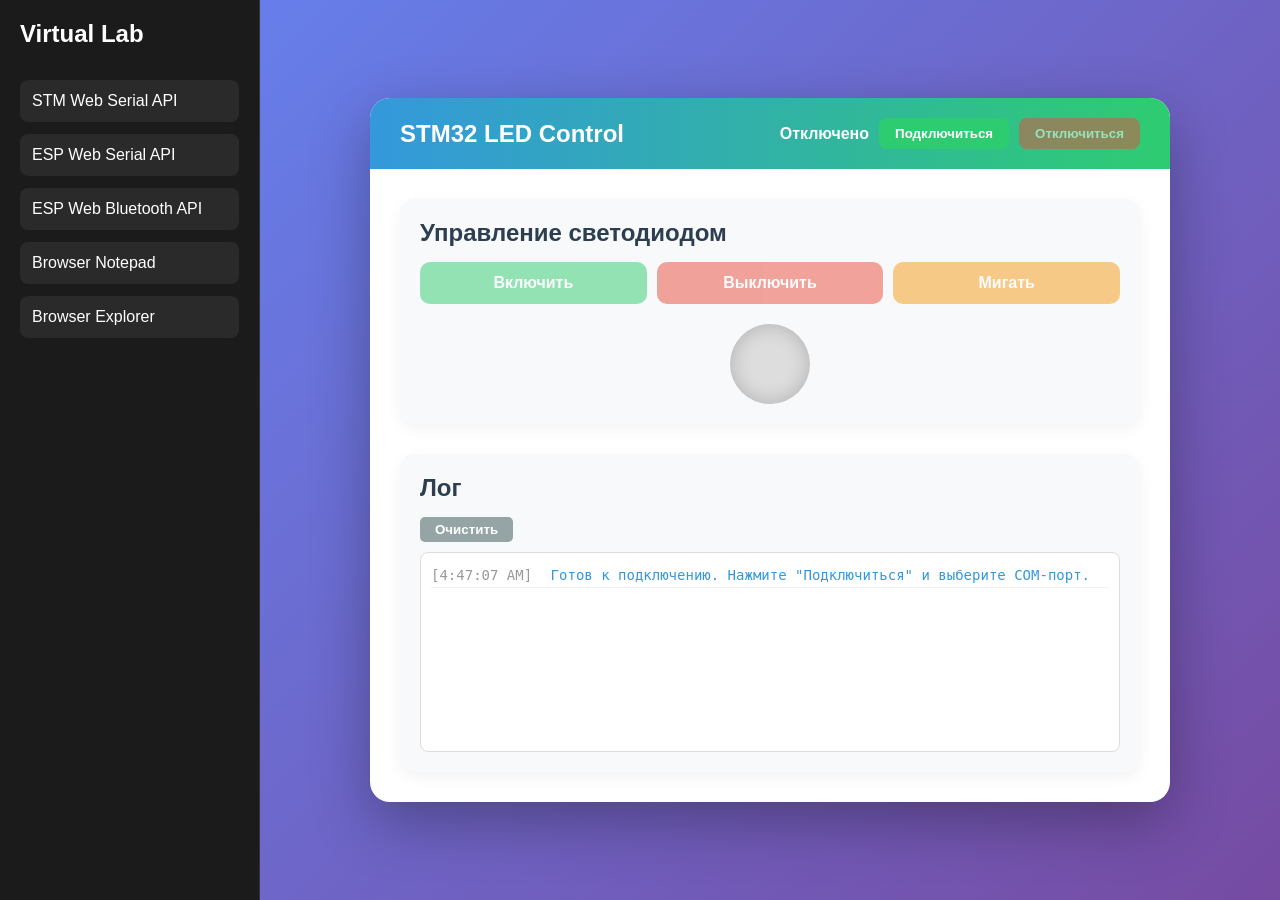
<file: index.html>
<!DOCTYPE html>
<html lang="en">
<head>
    <meta charset="UTF-8">
    <meta name="viewport" content="width=device-width, initial-scale=1.0">

    <title>Virtual Lab</title>

    <link rel="stylesheet" href="style.css">
</head>
<body>

    <div class="container">

        <button class="menu-toggle" id="menuToggle">
            <span></span>
            <span></span>
            <span></span>
        </button>

        <aside class="sidebar" id="sidebar">

            <h2>Virtual Lab</h2>

            <button onclick="loadProject('projects/stm_web_serial_api/index.html')">
                STM Web Serial API
            </button>

            <button onclick="loadProject('projects/web_serial_api/index.html')">
                ESP Web Serial API
            </button>

            <button onclick="loadProject('projects/web_bluetooth_api/index.html')">
                ESP Web Bluetooth API
            </button>

            <button onclick="loadProject('projects/file_system_access_api_editor/index.html')">
                Browser Notepad
            </button>

            <button onclick="loadProject('projects/file_system_access_api_explorer/index.html')">
                Browser Explorer
            </button>

        </aside>

        <main class="content">

            <iframe
                id="projectFrame"
                src="projects/stm_web_serial_api/index.html"
                frameborder="0">
            </iframe>

        </main>

    </div>

    <script src="script.js"></script>

</body>
</html>
</file>
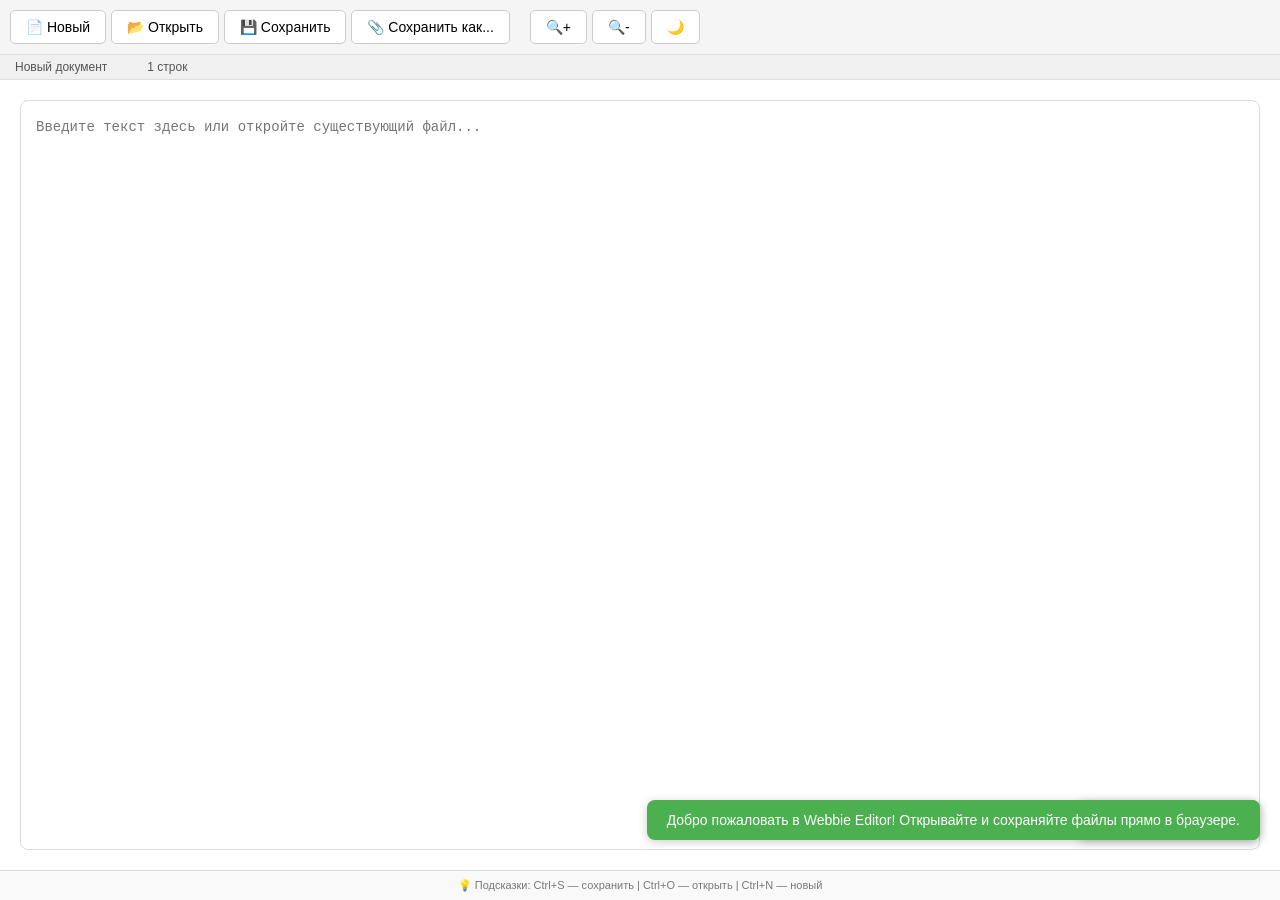
<file: projects/file_system_access_api_editor/index.html>
<!DOCTYPE html>
<html lang="ru">
<head>
    <meta charset="UTF-8">
    <meta name="viewport" content="width=device-width, initial-scale=1.0">
    <title>Webbie - Текстовый редактор в браузере</title>
    <link rel="stylesheet" href="style.css">
</head>
<body>
    <div class="app">
        <!-- Шапка приложения -->
        <header class="toolbar">
            <div class="toolbar-group">
                <button id="newBtn" class="btn" title="Новый файл (Ctrl+N)">📄 Новый</button>
                <button id="openBtn" class="btn" title="Открыть файл (Ctrl+O)">📂 Открыть</button>
                <button id="saveBtn" class="btn" title="Сохранить (Ctrl+S)">💾 Сохранить</button>
                <button id="saveAsBtn" class="btn" title="Сохранить как...">📎 Сохранить как...</button>
            </div>
            <div class="toolbar-group">
                <button id="increaseFontBtn" class="btn" title="Увеличить шрифт">🔍+</button>
                <button id="decreaseFontBtn" class="btn" title="Уменьшить шрифт">🔍-</button>
                <button id="toggleDarkModeBtn" class="btn" title="Тёмная тема">🌙</button>
            </div>
        </header>

        <!-- Статусная строка -->
        <div class="statusbar">
            <span id="fileName">Нет открытого файла</span>
            <span id="fileSize"></span>
            <span id="fileInfo"></span>
        </div>

        <!-- Основная область редактирования -->
        <div class="editor-container">
            <textarea id="editor" placeholder="Введите текст здесь или откройте существующий файл..."></textarea>
        </div>

        <!-- Подсказки -->
        <footer class="help-text">
            <span>💡 Подсказки: Ctrl+S — сохранить | Ctrl+O — открыть | Ctrl+N — новый</span>
        </footer>
    </div>

    <script src="script.js"></script>
</body>
</html>
</file>
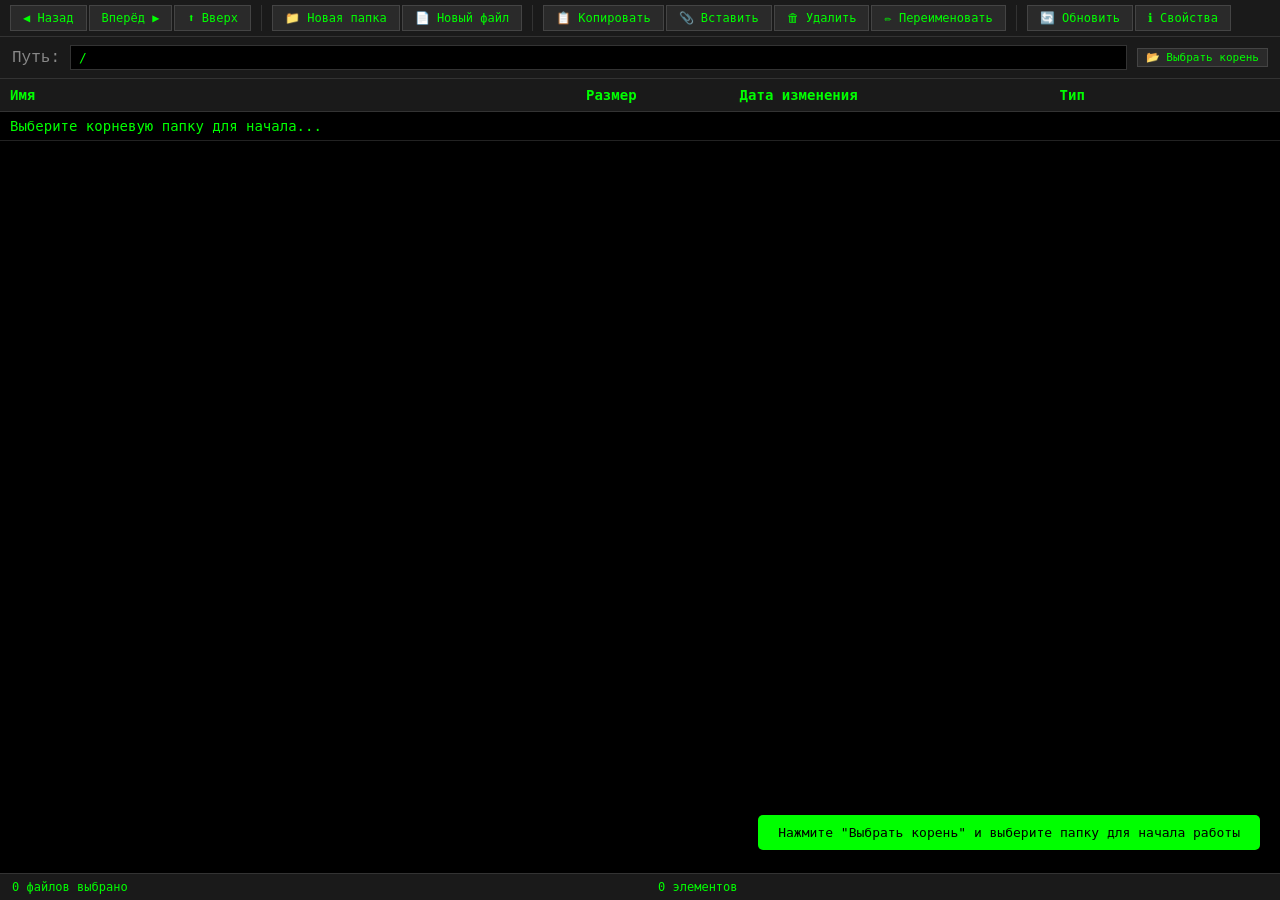
<file: projects/file_system_access_api_explorer/index.html>
<!DOCTYPE html>
<html lang="ru">
<head>
    <meta charset="UTF-8">
    <meta name="viewport" content="width=device-width, initial-scale=1.0">
    <title>Webbie Explorer - Файловый менеджер</title>
    <link rel="stylesheet" href="style.css">
</head>
<body>
    <div class="app">
        <!-- Верхняя панель инструментов -->
        <div class="toolbar">
            <div class="toolbar-group">
                <button id="backBtn" title="Назад (Alt+Left)">◀ Назад</button>
                <button id="forwardBtn" title="Вперёд (Alt+Right)">Вперёд ▶</button>
                <button id="upBtn" title="Вверх (Backspace)">⬆ Вверх</button>
            </div>
            <div class="toolbar-group">
                <button id="newFolderBtn" title="Новая папка (F7)">📁 Новая папка</button>
                <button id="newFileBtn" title="Новый файл (F5)">📄 Новый файл</button>
            </div>
            <div class="toolbar-group">
                <button id="copyBtn" title="Копировать (F8)">📋 Копировать</button>
                <button id="pasteBtn" title="Вставить (F9)">📎 Вставить</button>
                <button id="deleteBtn" title="Удалить (Del)">🗑 Удалить</button>
                <button id="renameBtn" title="Переименовать (F2)">✏ Переименовать</button>
            </div>
            <div class="toolbar-group">
                <button id="refreshBtn" title="Обновить (F5)">🔄 Обновить</button>
                <button id="propertiesBtn" title="Свойства (Alt+Enter)">ℹ Свойства</button>
            </div>
        </div>

        <!-- Адресная строка -->
        <div class="address-bar">
            <span class="label">Путь:</span>
            <span id="currentPath" class="path">/</span>
            <button id="selectRootBtn" class="small-btn" title="Выбрать корневую папку">📂 Выбрать корень</button>
        </div>

        <!-- Основная таблица файлов -->
        <div class="file-list-container">
            <table class="file-list" id="fileList">
                <thead>
                    <tr>
                        <th class="col-name">Имя</th>
                        <th class="col-size">Размер</th>
                        <th class="col-modified">Дата изменения</th>
                        <th class="col-type">Тип</th>
                    </tr>
                </thead>
                <tbody id="fileListBody">
                    <tr>
                        <td colspan="4" class="loading">Выберите корневую папку для начала...</td>
                    </tr>
                </tbody>
            </table>
        </div>

        <!-- Статусная строка (как в Far Manager) -->
        <div class="status-bar">
            <div class="status-left">
                <span id="selectedCount">0</span> файлов выбрано
            </div>
            <div class="status-center">
                <span id="totalItems">0</span> элементов
            </div>
            <div class="status-right">
                <span id="freeSpace"></span>
            </div>
        </div>

        <!-- Модальное окно для свойств -->
        <div id="propertiesModal" class="modal">
            <div class="modal-content">
                <span class="close">&times;</span>
                <h3>Свойства файла/папки</h3>
                <div id="propertiesContent"></div>
            </div>
        </div>
    </div>

    <script src="script.js"></script>
</body>
</html>
</file>
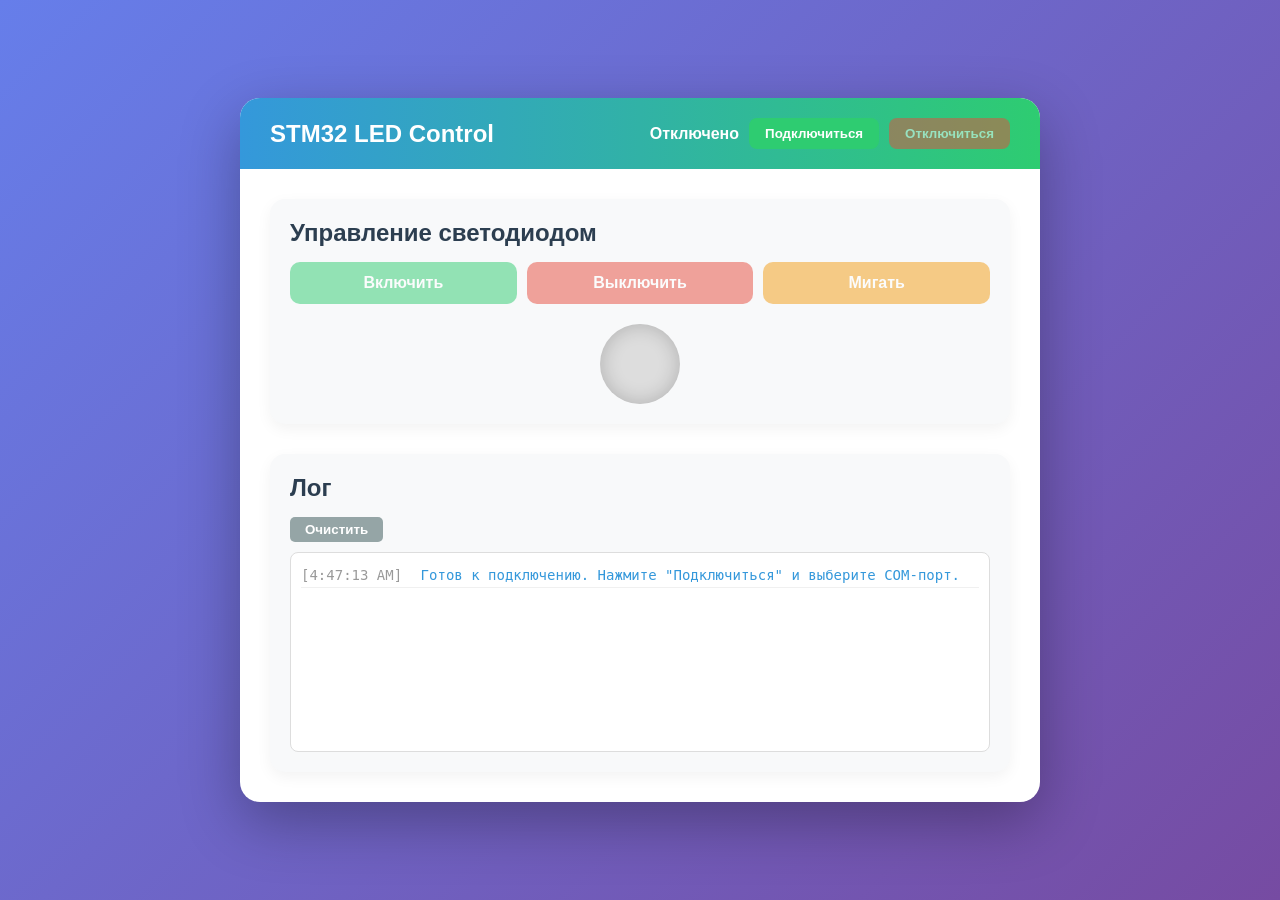
<file: projects/stm_web_serial_api/index.html>
<!DOCTYPE html>
<html lang="ru">
<head>
    <meta charset="UTF-8">
    <meta name="viewport" content="width=device-width, initial-scale=1.0">
    <title>STM32 LED Control</title>
    <link rel="stylesheet" href="style.css">
</head>
<body>
    <div class="container">
        <header>
            <h1>STM32 LED Control</h1>
            <div class="status-area">
                <span id="status">Отключено</span>
                <button id="connectBtn">Подключиться</button>
                <button id="disconnectBtn" disabled>Отключиться</button>
            </div>
        </header>
        <main>
            <section class="control-panel">
                <h2>Управление светодиодом</h2>
                <div class="led-buttons">
                    <button id="ledOn" class="btn btn-on">Включить</button>
                    <button id="ledOff" class="btn btn-off">Выключить</button>
                    <button id="ledBlink" class="btn btn-blink">Мигать</button>
                </div>
                <div class="led-indicator">
                    <div id="ledVisual" class="led-circle"></div>
                </div>
            </section>
            <section class="log-panel">
                <h2>Лог</h2>
                <button id="clearLog">Очистить</button>
                <div id="log"></div>
            </section>
        </main>
    </div>
    <script src="script.js"></script>
</body>
</html>
</file>
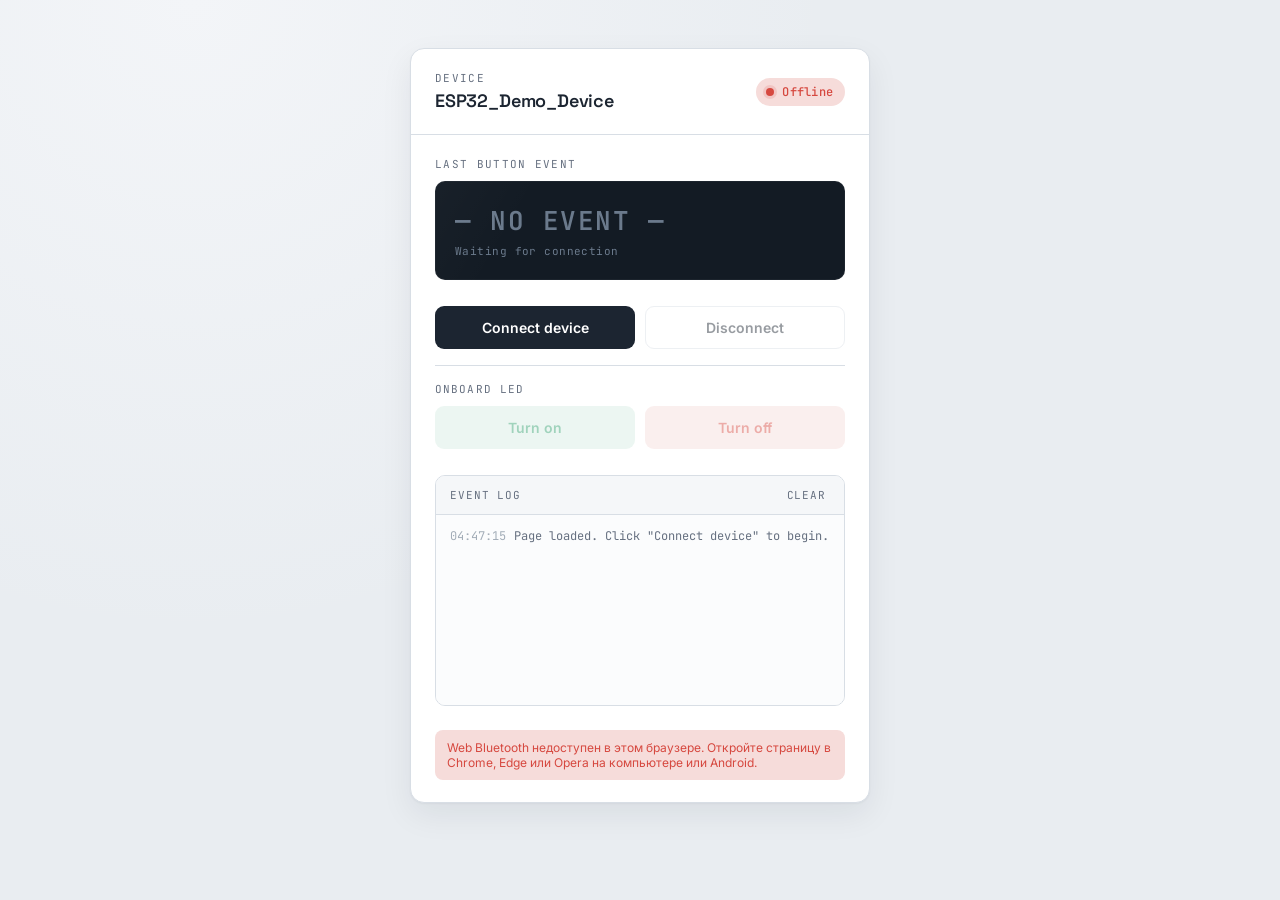
<file: projects/web_bluetooth_api/index.html>
<!DOCTYPE html>
<html lang="ru">
<head>
<meta charset="UTF-8">
<meta name="viewport" content="width=device-width, initial-scale=1.0">
<title>ESP32 · BLE Control Panel</title>
<link rel="preconnect" href="https://fonts.googleapis.com">
<link rel="preconnect" href="https://fonts.gstatic.com" crossorigin>
<link href="https://fonts.googleapis.com/css2?family=Space+Grotesk:wght@500;600;700&family=Inter:wght@400;500;600&family=JetBrains+Mono:wght@400;500;600&display=swap" rel="stylesheet">
<link rel="stylesheet" href="style.css">
</head>
<body>

  <main class="panel">

    <!-- Заголовок устройства -->
    <header class="panel__header">
      <div class="device-id">
        <span class="device-id__eyebrow">Device</span>
        <h1 class="device-id__name">ESP32_Demo_Device</h1>
      </div>
      <div class="link-status" id="linkStatus" data-state="offline">
        <span class="link-status__led"></span>
        <span class="link-status__text" id="linkStatusText">Offline</span>
      </div>
    </header>

    <!-- Экран-читаемое устройство (визуальное продолжение OLED-дисплея платы) -->
    <section class="readout">
      <div class="readout__label">Last button event</div>
      <div class="readout__screen" id="eventScreen" data-empty="true">
        <span class="readout__value" id="eventValue">— NO EVENT —</span>
        <span class="readout__meta" id="eventMeta">Waiting for connection</span>
      </div>
    </section>

    <!-- Подключение -->
    <section class="controls">
      <div class="controls__row">
        <button class="btn btn--primary" id="connectBtn">Connect device</button>
        <button class="btn btn--ghost" id="disconnectBtn" disabled>Disconnect</button>
      </div>

      <div class="controls__group">
        <span class="controls__group-label">Onboard LED</span>
        <div class="controls__row">
          <button class="btn btn--led-on" id="ledOnBtn" disabled>Turn on</button>
          <button class="btn btn--led-off" id="ledOffBtn" disabled>Turn off</button>
        </div>
      </div>
    </section>

    <!-- Консоль событий -->
    <section class="console">
      <div class="console__header">
        <span>Event log</span>
        <button class="console__clear" id="clearLogBtn">Clear</button>
      </div>
      <div class="console__body" id="logContent"></div>
    </section>

    <p class="hint" id="compatHint" hidden>
      Web Bluetooth недоступен в этом браузере. Откройте страницу в Chrome, Edge или Opera на компьютере или Android.
    </p>

  </main>

<script src="script.js"></script>
</body>
</html>
</file>
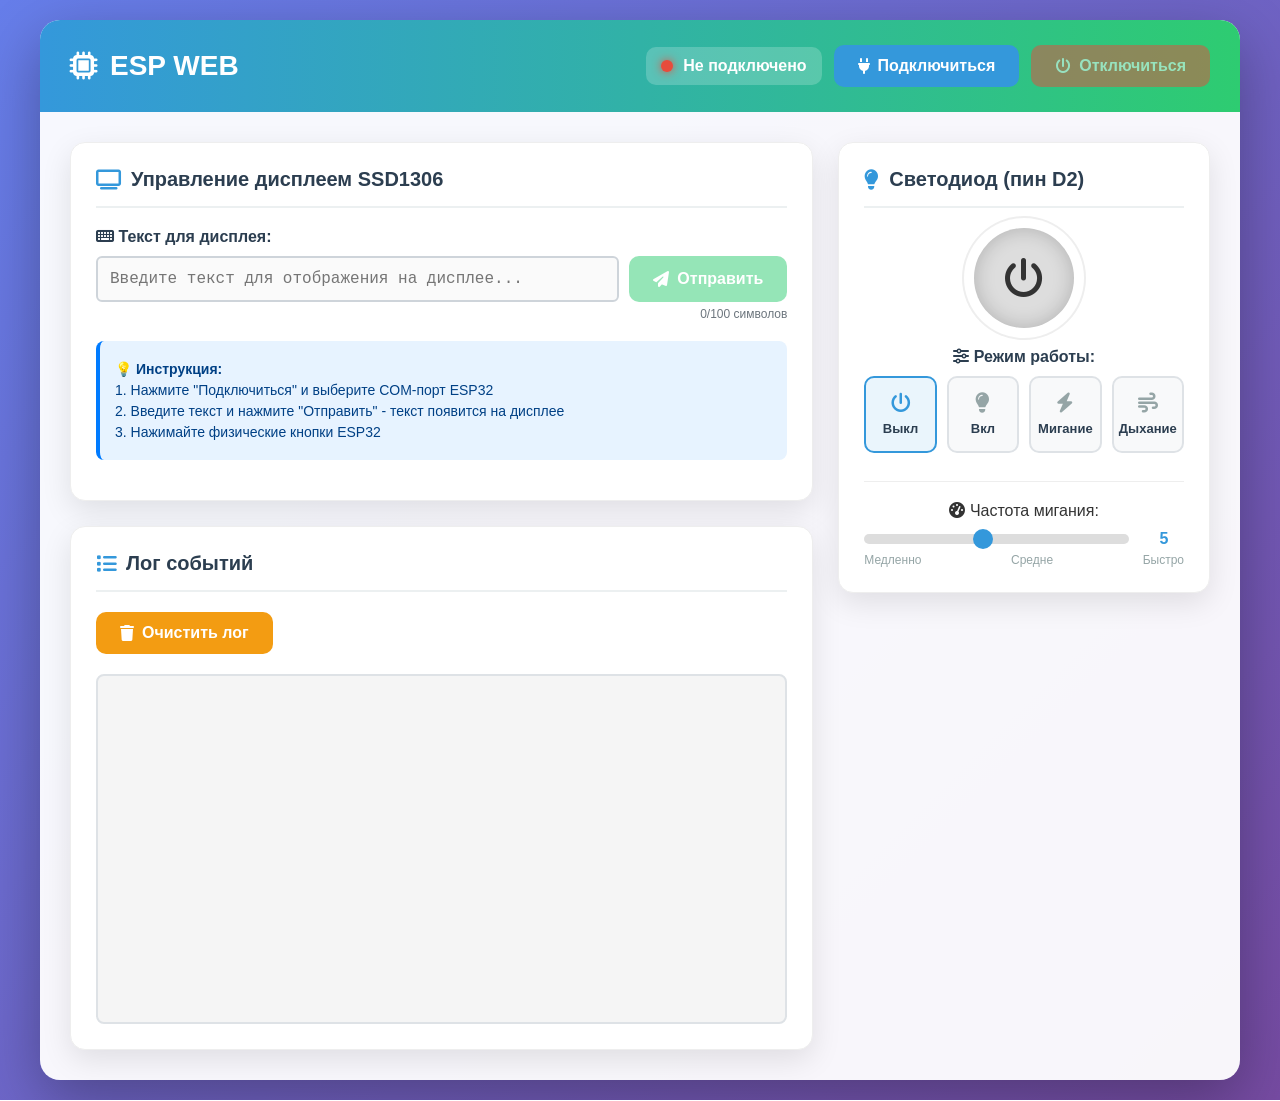
<file: projects/web_serial_api/index.html>
<!DOCTYPE html>
<html lang="ru">
<head>
    <meta charset="UTF-8">
    <meta name="viewport" content="width=device-width, initial-scale=1.0, user-scalable=yes">
    <title>🚀 ESP WEB</title>
    
    <link rel="stylesheet" href="https://cdnjs.cloudflare.com/ajax/libs/font-awesome/6.4.0/css/all.min.css">
    <link rel="stylesheet" href="style.css">
</head>
<body>
    <div class="container">
        <header>
            <div class="header-left">
                <h1><i class="fas fa-microchip"></i> ESP WEB</h1>
            </div>
            <div class="header-right">
                <div class="status-indicator disconnected" id="statusIndicator">
                    <div class="status-dot"></div>
                    <span id="statusText">Не подключено</span>
                </div>
                <button class="btn btn-primary" id="connectBtn">
                    <i class="fas fa-plug"></i> Подключиться
                </button>
                <button class="btn btn-danger" id="disconnectBtn" disabled>
                    <i class="fas fa-power-off"></i> Отключиться
                </button>
            </div>
        </header>
        
        <main>
            <div class="main-content">
                <div class="card">
                    <h2 class="card-title"><i class="fas fa-tv"></i> Управление дисплеем SSD1306</h2>
                    
                    <div class="form-group">
                        <label for="displayText"><i class="fas fa-keyboard"></i> Текст для дисплея:</label>
                        <div class="input-group">
                            <input 
                                type="text"
                                id="displayInput"
                                placeholder="Введите текст для отображения на дисплее..."
                                maxlength="100"
                                disabled
                            />
                            <button class="btn btn-success" id="sendBtn" disabled>
                                <i class="fas fa-paper-plane"></i> Отправить
                            </button>
                        </div>
                        <div class="char-counter">
                            <span id="charCount">0</span>/100 символов
                        </div>
                    </div>
                    
                    <div class="info-box">
                        <p><strong>💡 Инструкция:</strong></p>
                        <p>1. Нажмите "Подключиться" и выберите COM-порт ESP32</p>
                        <p>2. Введите текст и нажмите "Отправить" - текст появится на дисплее</p>
                        <p>3. Нажимайте физические кнопки ESP32</p>
                    </div>
                </div>
                
                <div class="card">
                    <h2 class="card-title"><i class="fas fa-list"></i> Лог событий</h2>
                    <button class="btn btn-warning" id="clearBtn" style="margin-bottom: 10px;">
                        <i class="fas fa-trash"></i> Очистить лог
                    </button>
                    <div id="log"></div>
                </div>
            </div>
            
            <div class="sidebar">
                <div class="card led-control">
                    <h2 class="card-title"><i class="fas fa-lightbulb"></i> Светодиод (пин D2)</h2>
                    
                    <div class="led-visual" id="ledVisual">
                        <i class="fas fa-power-off"></i>
                    </div>
                    
                    <div class="form-group">
                        <label><i class="fas fa-sliders-h"></i> Режим работы:</label>
                        <div class="radio-group">
                            <div class="radio-option">
                                <input type="radio" id="ledOff" name="ledMode" value="off" checked>
                                <label for="ledOff">
                                    <i class="fas fa-power-off"></i>
                                    <span>Выкл</span>
                                </label>
                            </div>
                            <div class="radio-option">
                                <input type="radio" id="ledOn" name="ledMode" value="on">
                                <label for="ledOn">
                                    <i class="fas fa-lightbulb"></i>
                                    <span>Вкл</span>
                                </label>
                            </div>
                            <div class="radio-option">
                                <input type="radio" id="ledBlink" name="ledMode" value="blink">
                                <label for="ledBlink">
                                    <i class="fas fa-bolt"></i>
                                    <span>Мигание</span>
                                </label>
                            </div>
                            <div class="radio-option">
                                <input type="radio" id="ledBreath" name="ledMode" value="breath">
                                <label for="ledBreath">
                                    <i class="fas fa-wind"></i>
                                    <span>Дыхание</span>
                                </label>
                            </div>
                        </div>
                    </div>
                    
                    <div class="frequency-control" id="frequencyControl">
                        <label><i class="fas fa-tachometer-alt"></i> Частота мигания:</label>
                        <div class="slider-container">
                            <input 
                                type="range" 
                                min="1" 
                                max="10" 
                                value="5" 
                                class="frequency-slider" 
                                id="frequencySlider"
                                disabled
                            >
                            <div class="slider-value">
                                <span id="frequencyValue">5</span>
                            </div>
                        </div>
                        <div class="slider-labels">
                            <span>Медленно</span>
                            <span>Средне</span>
                            <span>Быстро</span>
                        </div>
                    </div>
                </div>
            </div>
        </main>
    </div>

    <script src="script.js"></script>
</body>
</html>
</file>
<file: style.css>
* {
    margin: 0;
    padding: 0;
    box-sizing: border-box;
}

body {
    font-family: Arial, sans-serif;
    background: #111;
    color: white;
    height: 100vh;
    overflow: hidden;
}

.container {
    display: flex;
    height: 100vh;
}

.sidebar {
    width: 260px;
    min-width: 260px;
    background: #1b1b1b;
    padding: 20px;
    border-right: 1px solid #333;

    display: flex;
    flex-direction: column;
    gap: 12px;

    overflow-y: auto;
}

.sidebar h2 {
    margin-bottom: 20px;
}

.sidebar button {
    padding: 12px;
    background: #2a2a2a;
    color: white;
    border: none;
    cursor: pointer;
    border-radius: 8px;
    transition: 0.2s;

    text-align: left;

    font-size: 16px;
}

.sidebar button:hover {
    background: #444;
}

.content {
    flex: 1;
    background: #181818;
    overflow: hidden;
}

#projectFrame {
    width: 100%;
    height: 100%;
    border: none;
    background: white;
}

/* Кнопка гамбургер-меню (скрыта на десктопе) */
.menu-toggle {
    display: none;
    position: fixed;
    top: 20px;
    left: 20px;
    z-index: 1000;
    background: #2a2a2a;
    border: none;
    width: 50px;
    height: 50px;
    border-radius: 8px;
    cursor: pointer;
    flex-direction: column;
    justify-content: center;
    align-items: center;
    gap: 6px;
    padding: 0;
    transition: 0.3s;
}

.menu-toggle span {
    display: block;
    width: 25px;
    height: 3px;
    background: white;
    border-radius: 2px;
    transition: 0.3s;
}

.menu-toggle:hover {
    background: #444;
}

/* Анимация гамбургера в крестик */
.menu-toggle.active span:nth-child(1) {
    transform: translateY(9px) rotate(45deg);
}

.menu-toggle.active span:nth-child(2) {
    opacity: 0;
}

.menu-toggle.active span:nth-child(3) {
    transform: translateY(-9px) rotate(-45deg);
}

/* =========================
   MOBILE VERSION
========================= */

@media (max-width: 768px) {

    /* Показываем кнопку меню */
    .menu-toggle {
        display: flex;
    }

    .container {
        flex-direction: row;
    }

    /* Меню прячется за экраном слева */
    .sidebar {
        position: fixed;
        left: -100%;
        top: 0;
        width: 280px;
        height: 100vh;
        z-index: 999;
        transition: left 0.3s ease;
        box-shadow: 2px 0 10px rgba(0, 0, 0, 0.5);
    }

    /* Меню открывается */
    .sidebar.active {
        left: 0;
    }

    /* Контент занимает весь экран */
    .content {
        width: 100%;
        height: 100vh;
    }

    #projectFrame {
        width: 100%;
        height: 100%;
    }
}
</file>
<file: projects/file_system_access_api_editor/style.css>
* {
    margin: 0;
    padding: 0;
    box-sizing: border-box;
}

body {
    font-family: 'Segoe UI', Tahoma, Geneva, Verdana, sans-serif;
    background: #1e1e2f;
    height: 100vh;
    overflow: hidden;
}

.app {
    display: flex;
    flex-direction: column;
    height: 100vh;
    background: white;
}

/* Тулбар */
.toolbar {
    background: #f5f5f5;
    padding: 10px;
    border-bottom: 1px solid #ddd;
    display: flex;
    gap: 20px;
    flex-wrap: wrap;
}

.toolbar-group {
    display: flex;
    gap: 5px;
}

.btn {
    background: white;
    border: 1px solid #ccc;
    border-radius: 5px;
    padding: 8px 15px;
    cursor: pointer;
    font-size: 14px;
    transition: all 0.2s;
}

.btn:hover {
    background: #e0e0e0;
    border-color: #999;
}

.btn:active {
    transform: scale(0.98);
}

/* Статусбар */
.statusbar {
    background: #f0f0f0;
    border-bottom: 1px solid #ddd;
    padding: 5px 15px;
    font-size: 12px;
    color: #555;
    display: flex;
    gap: 20px;
}

.statusbar span {
    display: inline-flex;
    align-items: center;
    gap: 5px;
}

/* Редактор */
.editor-container {
    flex: 1;
    padding: 20px;
}

#editor {
    width: 100%;
    height: 100%;
    padding: 15px;
    font-family: 'Courier New', monospace;
    font-size: 14px;
    line-height: 1.6;
    border: 1px solid #ddd;
    border-radius: 8px;
    resize: none;
    background: #fff;
    color: #333;
}

#editor:focus {
    outline: none;
    border-color: #667eea;
}

/* Тёмная тема */
body.dark-mode .app {
    background: #1e1e2f;
}

body.dark-mode .toolbar {
    background: #2d2d3a;
    border-bottom-color: #444;
}

body.dark-mode .btn {
    background: #3d3d4a;
    border-color: #555;
    color: #eee;
}

body.dark-mode .btn:hover {
    background: #4d4d5a;
}

body.dark-mode .statusbar {
    background: #252536;
    border-bottom-color: #444;
    color: #aaa;
}

body.dark-mode #editor {
    background: #2d2d3a;
    color: #eee;
    border-color: #444;
}

body.dark-mode #editor:focus {
    border-color: #667eea;
}

/* Помощь */
.help-text {
    background: #f9f9f9;
    border-top: 1px solid #ddd;
    padding: 8px;
    text-align: center;
    font-size: 11px;
    color: #777;
}

body.dark-mode .help-text {
    background: #252536;
    border-top-color: #444;
    color: #aaa;
}
</file>
<file: projects/file_system_access_api_explorer/style.css>
* {
    margin: 0;
    padding: 0;
    box-sizing: border-box;
    user-select: none; /* Запрет выделения текста (как в Far) */
}

body {
    font-family: 'Consolas', 'Courier New', monospace;
    background: #000;
    height: 100vh;
    overflow: hidden;
}

.app {
    display: flex;
    flex-direction: column;
    height: 100vh;
    background: #000;
    color: #0f0;
}

/* ========== ТУЛБАР ========== */
.toolbar {
    background: #1a1a1a;
    padding: 5px 10px;
    border-bottom: 1px solid #333;
    display: flex;
    gap: 10px;
    flex-wrap: wrap;
}

.toolbar-group {
    display: flex;
    gap: 2px;
    border-right: 1px solid #333;
    padding-right: 10px;
}

.toolbar-group:last-child {
    border-right: none;
}

button {
    background: #2a2a2a;
    border: 1px solid #444;
    color: #0f0;
    padding: 5px 12px;
    cursor: pointer;
    font-family: 'Consolas', monospace;
    font-size: 12px;
    transition: all 0.2s;
}

button:hover {
    background: #3a3a3a;
    border-color: #0f0;
}

button:active {
    background: #0f0;
    color: #000;
}

.small-btn {
    padding: 2px 8px;
    font-size: 11px;
}

/* ========== АДРЕСНАЯ СТРОКА ========== */
.address-bar {
    background: #1a1a1a;
    padding: 8px 12px;
    border-bottom: 1px solid #333;
    display: flex;
    align-items: center;
    gap: 10px;
}

.label {
    color: #888;
}

.path {
    flex: 1;
    background: #000;
    padding: 4px 8px;
    border: 1px solid #333;
    font-family: monospace;
    overflow-x: auto;
    white-space: nowrap;
}

/* ========== ТАБЛИЦА ФАЙЛОВ ========== */
.file-list-container {
    flex: 1;
    overflow-y: auto;
    background: #000;
}

.file-list {
    width: 100%;
    border-collapse: collapse;
    font-family: 'Consolas', monospace;
    font-size: 14px;
}

.file-list thead {
    position: sticky;
    top: 0;
    background: #1a1a1a;
}

.file-list th {
    text-align: left;
    padding: 8px 10px;
    color: #0f0;
    border-bottom: 1px solid #333;
    cursor: pointer;
}

.file-list th:hover {
    background: #2a2a2a;
}

.file-list td {
    padding: 6px 10px;
    border-bottom: 1px solid #222;
    cursor: pointer;
}

.file-list tbody tr:hover {
    background: #1a3a1a;
}

.file-list tbody tr.selected {
    background: #0f0;
    color: #000;
}

.file-list tbody tr.selected td {
    color: #000;
}

.col-name {
    width: 45%;
}

.col-size {
    width: 12%;
    text-align: right;
}

.col-modified {
    width: 25%;
}

.col-type {
    width: 18%;
}

/* Иконки для типов файлов */
.file-icon::before {
    margin-right: 6px;
}

.folder-icon::before {
    content: "📁 ";
}

.file-txt::before {
    content: "📄 ";
}

.file-image::before {
    content: "🖼 ";
}

.file-audio::before {
    content: "🎵 ";
}

.file-video::before {
    content: "🎬 ";
}

.file-executable::before {
    content: "⚙ ";
}

/* ========== СТАТУСНАЯ СТРОКА ========== */
.status-bar {
    background: #1a1a1a;
    padding: 6px 12px;
    border-top: 1px solid #333;
    display: flex;
    justify-content: space-between;
    font-size: 12px;
    font-family: monospace;
}

/* ========== МОДАЛЬНОЕ ОКНО ========== */
.modal {
    display: none;
    position: fixed;
    top: 0;
    left: 0;
    width: 100%;
    height: 100%;
    background: rgba(0,0,0,0.8);
    z-index: 1000;
    justify-content: center;
    align-items: center;
}

.modal-content {
    background: #1a1a1a;
    border: 2px solid #0f0;
    border-radius: 8px;
    padding: 20px;
    min-width: 400px;
    max-width: 600px;
    color: #0f0;
}

.modal-content .close {
    float: right;
    cursor: pointer;
    font-size: 24px;
}

.modal-content h3 {
    margin-bottom: 20px;
}

.property-row {
    padding: 8px 0;
    border-bottom: 1px solid #333;
}

.property-label {
    display: inline-block;
    width: 120px;
    color: #888;
}

.property-value {
    color: #0f0;
}

/* ========== ПРОКРУТКА ========== */
::-webkit-scrollbar {
    width: 12px;
    height: 12px;
}

::-webkit-scrollbar-track {
    background: #1a1a1a;
}

::-webkit-scrollbar-thumb {
    background: #333;
    border-radius: 6px;
}

::-webkit-scrollbar-thumb:hover {
    background: #0f0;
}
</file>
<file: projects/stm_web_serial_api/style.css>
* { margin: 0; padding: 0; box-sizing: border-box; }
body {
    font-family: 'Segoe UI', Tahoma, Geneva, Verdana, sans-serif;
    background: linear-gradient(135deg, #667eea 0%, #764ba2 100%);
    min-height: 100vh;
    display: flex;
    justify-content: center;
    align-items: center;
    padding: 20px;
}
.container {
    max-width: 800px;
    width: 100%;
    background: white;
    border-radius: 20px;
    box-shadow: 0 20px 60px rgba(0,0,0,0.3);
    overflow: hidden;
}
header {
    background: linear-gradient(to right, #3498db, #2ecc71);
    color: white;
    padding: 20px 30px;
    display: flex;
    justify-content: space-between;
    align-items: center;
    flex-wrap: wrap;
}
header h1 { font-size: 24px; }
.status-area {
    display: flex;
    align-items: center;
    gap: 10px;
}
#status { font-weight: bold; }
button {
    padding: 8px 16px;
    border: none;
    border-radius: 8px;
    cursor: pointer;
    font-weight: 600;
    transition: 0.3s;
}
button:disabled { opacity: 0.5; cursor: not-allowed; }
#connectBtn { background: #2ecc71; color: white; }
#connectBtn:hover:not(:disabled) { background: #27ae60; }
#disconnectBtn { background: #e74c3c; color: white; }
#disconnectBtn:hover:not(:disabled) { background: #c0392b; }
main { padding: 30px; display: flex; flex-direction: column; gap: 30px; }
.control-panel, .log-panel {
    background: #f8f9fa;
    border-radius: 15px;
    padding: 20px;
    box-shadow: 0 5px 15px rgba(0,0,0,0.05);
}
.control-panel h2, .log-panel h2 {
    margin-bottom: 15px;
    color: #2c3e50;
}
.led-buttons {
    display: flex;
    gap: 10px;
    flex-wrap: wrap;
}
.led-buttons .btn {
    flex: 1;
    padding: 12px 20px;
    border-radius: 10px;
    font-size: 16px;
    font-weight: bold;
    border: none;
    color: white;
    cursor: pointer;
    transition: 0.3s;
}
.btn-on { background: #2ecc71; }
.btn-on:hover { background: #27ae60; }
.btn-off { background: #e74c3c; }
.btn-off:hover { background: #c0392b; }
.btn-blink { background: #f39c12; }
.btn-blink:hover { background: #e67e22; }
.led-indicator {
    margin-top: 20px;
    display: flex;
    justify-content: center;
}
.led-circle {
    width: 80px;
    height: 80px;
    border-radius: 50%;
    background: #ddd;
    box-shadow: inset 0 0 20px rgba(0,0,0,0.2);
    transition: 0.3s;
}
.led-circle.on {
    background: #ff4444;
    box-shadow: 0 0 30px #ff4444;
}
.led-circle.blink {
    animation: blink 0.5s infinite alternate;
}
@keyframes blink {
    from { opacity: 1; }
    to { opacity: 0.2; }
}
.log-panel {
    position: relative;
}
#log {
    background: white;
    border: 1px solid #ddd;
    border-radius: 8px;
    padding: 10px;
    height: 200px;
    overflow-y: auto;
    font-family: monospace;
    font-size: 14px;
    margin-top: 10px;
}
#log .entry {
    padding: 4px 0;
    border-bottom: 1px solid #f0f0f0;
}
#log .time { color: #999; margin-right: 10px; }
#log .ok { color: #27ae60; }
#log .error { color: #e74c3c; }
#log .info { color: #3498db; }
#clearLog {
    background: #95a5a6;
    color: white;
    border: none;
    padding: 5px 15px;
    border-radius: 5px;
    cursor: pointer;
}
#clearLog:hover { background: #7f8c8d; }
</file>
<file: projects/web_bluetooth_api/style.css>
/* ============================================================================
   TOKENS
   ============================================================================ */
:root {
  --bg: #e9edf1;
  --panel: #ffffff;
  --hairline: #d8dee5;
  --text: #1c2531;
  --text-muted: #667080;

  --accent: #d98a2b;        /* amber indicator */
  --accent-dim: #f3d9ae;
  --success: #2e9e6d;
  --success-dim: #d7ede3;
  --danger: #d6483f;
  --danger-dim: #f6dcda;

  --screen-bg: #131b24;
  --screen-fg: #f2b063;
  --screen-fg-dim: #6b7a8c;

  --font-display: 'Space Grotesk', sans-serif;
  --font-body: 'Inter', sans-serif;
  --font-mono: 'JetBrains Mono', monospace;

  --radius: 14px;
}

* { margin: 0; padding: 0; box-sizing: border-box; }

body {
  min-height: 100vh;
  background:
    radial-gradient(circle at 15% 0%, #f3f5f8 0%, transparent 45%),
    var(--bg);
  font-family: var(--font-body);
  color: var(--text);
  display: flex;
  justify-content: center;
  align-items: flex-start;
  padding: 48px 20px;
}

/* ============================================================================
   PANEL SHELL
   ============================================================================ */
.panel {
  width: 100%;
  max-width: 460px;
  background: var(--panel);
  border: 1px solid var(--hairline);
  border-radius: var(--radius);
  box-shadow: 0 1px 2px rgba(20, 30, 45, 0.04), 0 12px 32px rgba(20, 30, 45, 0.07);
  overflow: hidden;
}

.panel__header {
  display: flex;
  justify-content: space-between;
  align-items: center;
  padding: 22px 24px;
  border-bottom: 1px solid var(--hairline);
}

.device-id__eyebrow {
  display: block;
  font-family: var(--font-mono);
  font-size: 11px;
  letter-spacing: 0.12em;
  text-transform: uppercase;
  color: var(--text-muted);
  margin-bottom: 4px;
}

.device-id__name {
  font-family: var(--font-display);
  font-size: 18px;
  font-weight: 600;
  letter-spacing: -0.01em;
}

/* Connection status pill with glowing LED dot */
.link-status {
  display: flex;
  align-items: center;
  gap: 8px;
  padding: 6px 12px 6px 10px;
  border-radius: 999px;
  background: var(--danger-dim);
  transition: background 0.25s ease;
}

.link-status__led {
  width: 8px;
  height: 8px;
  border-radius: 50%;
  background: var(--danger);
  box-shadow: 0 0 0 3px rgba(214, 72, 63, 0.15);
  transition: background 0.25s ease, box-shadow 0.25s ease;
}

.link-status__text {
  font-family: var(--font-mono);
  font-size: 12px;
  font-weight: 500;
  color: var(--danger);
  letter-spacing: 0.02em;
}

.link-status[data-state="online"] {
  background: var(--success-dim);
}
.link-status[data-state="online"] .link-status__led {
  background: var(--success);
  box-shadow: 0 0 0 3px rgba(46, 158, 109, 0.18);
  animation: pulse 2.2s ease-in-out infinite;
}
.link-status[data-state="online"] .link-status__text {
  color: var(--success);
}

.link-status[data-state="connecting"] .link-status__led {
  background: var(--accent);
  box-shadow: 0 0 0 3px rgba(217, 138, 43, 0.18);
  animation: pulse 1s ease-in-out infinite;
}
.link-status[data-state="connecting"] {
  background: var(--accent-dim);
}
.link-status[data-state="connecting"] .link-status__text {
  color: var(--accent);
}

@keyframes pulse {
  0%, 100% { opacity: 1; }
  50% { opacity: 0.45; }
}

/* ============================================================================
   READOUT — mirrors the physical SSD1306 screen on the board
   ============================================================================ */
.readout {
  padding: 22px 24px 6px;
}

.readout__label {
  font-family: var(--font-mono);
  font-size: 11px;
  letter-spacing: 0.12em;
  text-transform: uppercase;
  color: var(--text-muted);
  margin-bottom: 10px;
}

.readout__screen {
  background: var(--screen-bg);
  border-radius: 10px;
  padding: 22px 20px;
  display: flex;
  flex-direction: column;
  gap: 6px;
  position: relative;
  overflow: hidden;
  box-shadow: inset 0 0 0 1px rgba(255,255,255,0.04);
}

/* subtle glass sheen, like a screen bezel reflection */
.readout__screen::after {
  content: "";
  position: absolute;
  top: -60%;
  left: -20%;
  width: 60%;
  height: 220%;
  background: linear-gradient(120deg, rgba(255,255,255,0.05), transparent 60%);
  pointer-events: none;
}

.readout__value {
  font-family: var(--font-mono);
  font-size: 26px;
  font-weight: 600;
  letter-spacing: 0.06em;
  color: var(--screen-fg-dim);
  transition: color 0.15s ease;
}

.readout__screen[data-empty="false"] .readout__value {
  color: var(--screen-fg);
}

.readout__screen.flash .readout__value {
  animation: flash 0.5s ease;
}

@keyframes flash {
  0% { color: #ffffff; }
  100% { color: var(--screen-fg); }
}

.readout__meta {
  font-family: var(--font-mono);
  font-size: 11px;
  color: var(--screen-fg-dim);
  letter-spacing: 0.04em;
}

/* ============================================================================
   CONTROLS
   ============================================================================ */
.controls {
  padding: 20px 24px 6px;
  display: flex;
  flex-direction: column;
  gap: 16px;
}

.controls__row {
  display: grid;
  grid-template-columns: 1fr 1fr;
  gap: 10px;
}

.controls__group {
  border-top: 1px solid var(--hairline);
  padding-top: 16px;
}

.controls__group-label {
  display: block;
  font-family: var(--font-mono);
  font-size: 11px;
  letter-spacing: 0.1em;
  text-transform: uppercase;
  color: var(--text-muted);
  margin-bottom: 10px;
}

.btn {
  font-family: var(--font-body);
  font-size: 14px;
  font-weight: 600;
  padding: 12px 16px;
  border-radius: 9px;
  border: 1px solid transparent;
  cursor: pointer;
  transition: transform 0.12s ease, filter 0.15s ease, background 0.15s ease;
}

.btn:active:not(:disabled) { transform: translateY(1px); }

.btn:disabled {
  opacity: 0.45;
  cursor: not-allowed;
}

.btn--primary {
  background: var(--text);
  color: #ffffff;
}
.btn--primary:hover:not(:disabled) { filter: brightness(1.15); }

.btn--ghost {
  background: transparent;
  color: var(--text);
  border-color: var(--hairline);
}
.btn--ghost:hover:not(:disabled) { background: #f3f5f7; }

.btn--led-on {
  background: var(--success-dim);
  color: var(--success);
}
.btn--led-on:hover:not(:disabled) { background: #c7e9da; }

.btn--led-off {
  background: var(--danger-dim);
  color: var(--danger);
}
.btn--led-off:hover:not(:disabled) { background: #f2c9c5; }

/* ============================================================================
   CONSOLE / EVENT LOG
   ============================================================================ */
.console {
  margin: 20px 24px 24px;
  border: 1px solid var(--hairline);
  border-radius: 10px;
  overflow: hidden;
}

.console__header {
  display: flex;
  justify-content: space-between;
  align-items: center;
  padding: 10px 14px;
  background: #f5f7f9;
  border-bottom: 1px solid var(--hairline);
  font-family: var(--font-mono);
  font-size: 11px;
  letter-spacing: 0.08em;
  text-transform: uppercase;
  color: var(--text-muted);
}

.console__clear {
  font-family: var(--font-mono);
  font-size: 11px;
  text-transform: uppercase;
  letter-spacing: 0.08em;
  background: none;
  border: none;
  color: var(--text-muted);
  cursor: pointer;
  padding: 2px 4px;
}
.console__clear:hover { color: var(--text); }

.console__body {
  height: 190px;
  overflow-y: auto;
  padding: 10px 14px;
  font-family: var(--font-mono);
  font-size: 12px;
  background: #fbfcfd;
}

.console__entry {
  display: flex;
  gap: 8px;
  padding: 3px 0;
  color: var(--text-muted);
  border-bottom: 1px dashed #eceff2;
}
.console__entry:last-child { border-bottom: none; }

.console__entry time {
  flex-shrink: 0;
  color: #a3adb8;
}

.console__entry--success span.console__msg { color: var(--success); }
.console__entry--error span.console__msg { color: var(--danger); }
.console__entry--event span.console__msg { color: var(--accent); font-weight: 600; }
.console__entry--send span.console__msg { color: var(--text); }
.console__entry--info span.console__msg { color: var(--text-muted); }

/* ============================================================================
   MISC
   ============================================================================ */
.hint {
  margin: 0 24px 22px;
  font-size: 12px;
  color: var(--danger);
  background: var(--danger-dim);
  border-radius: 8px;
  padding: 10px 12px;
}

@media (max-width: 420px) {
  .panel__header { flex-direction: column; align-items: flex-start; gap: 12px; }
}
</file>
<file: projects/web_serial_api/style.css>
:root {
    --primary: #3498db;
    --secondary: #2ecc71;
    --danger: #e74c3c;
    --warning: #f39c12;
    --dark: #2c3e50;
    --light: #ecf0f1;
    --gray: #95a5a6;
}

* {
    margin: 0;
    padding: 0;
    box-sizing: border-box;
}

body {
    font-family: 'Segoe UI', Tahoma, Geneva, Verdana, sans-serif;
    background: linear-gradient(135deg, #667eea 0%, #764ba2 100%);
    min-height: 100vh;
    padding: 15px;
    color: #333;
}

.container {
    max-width: 1200px;
    margin: 0 auto;
    background: rgba(255, 255, 255, 0.95);
    border-radius: 20px;
    box-shadow: 0 20px 60px rgba(0, 0, 0, 0.3);
    overflow: hidden;
}

header {
    background: linear-gradient(to right, var(--primary), var(--secondary));
    color: white;
    padding: 20px;
    display: flex;
    flex-direction: column;
    gap: 15px;
}

@media (min-width: 768px) {
    header {
        flex-direction: row;
        justify-content: space-between;
        align-items: center;
        padding: 25px 30px;
    }
    
    body {
        padding: 20px;
    }
}

.header-left h1 {
    font-size: 22px;
    display: flex;
    align-items: center;
    gap: 12px;
}

@media (min-width: 768px) {
    .header-left h1 {
        font-size: 28px;
    }
}

.header-right {
    display: flex;
    gap: 12px;
    align-items: center;
    flex-wrap: wrap;
}

.btn {
    padding: 10px 18px;
    border: none;
    border-radius: 10px;
    font-size: 14px;
    font-weight: 600;
    cursor: pointer;
    transition: all 0.3s ease;
    display: flex;
    align-items: center;
    gap: 8px;
    white-space: nowrap;
}

@media (min-width: 768px) {
    .btn {
        padding: 12px 24px;
        font-size: 16px;
    }
}

.btn-primary {
    background: var(--primary);
    color: white;
}

.btn-primary:hover:not(:disabled) {
    background: #2980b9;
    transform: translateY(-2px);
    box-shadow: 0 5px 15px rgba(52, 152, 219, 0.4);
}

.btn-success {
    background: var(--secondary);
    color: white;
}

.btn-success:hover:not(:disabled) {
    background: #27ae60;
    transform: translateY(-2px);
}

.btn-danger {
    background: var(--danger);
    color: white;
}

.btn-danger:hover:not(:disabled) {
    background: #c0392b;
    transform: translateY(-2px);
}

.btn-warning {
    background: var(--warning);
    color: white;
}

.btn:disabled {
    opacity: 0.5;
    cursor: not-allowed;
    transform: none !important;
}

.status-indicator {
    display: flex;
    align-items: center;
    gap: 10px;
    font-weight: bold;
    padding: 8px 12px;
    border-radius: 10px;
    background: rgba(255, 255, 255, 0.2);
    font-size: 14px;
}

@media (min-width: 768px) {
    .status-indicator {
        padding: 10px 15px;
        font-size: 16px;
    }
}

.status-dot {
    width: 10px;
    height: 10px;
    border-radius: 50%;
    animation: pulse 2s infinite;
}

@media (min-width: 768px) {
    .status-dot {
        width: 12px;
        height: 12px;
    }
}

.connected .status-dot {
    background: #2ecc71;
    box-shadow: 0 0 10px #2ecc71;
}

.disconnected .status-dot {
    background: #e74c3c;
    box-shadow: 0 0 10px #e74c3c;
}

@keyframes pulse {
    0%, 100% { opacity: 1; }
    50% { opacity: 0.5; }
}

main {
    padding: 20px;
    display: flex;
    flex-direction: column;
    gap: 20px;
}

@media (min-width: 992px) {
    main {
        padding: 30px;
        display: grid;
        grid-template-columns: 2fr 1fr;
        gap: 30px;
    }
}

.main-content {
    display: flex;
    flex-direction: column;
    gap: 20px;
}

.sidebar {
    display: flex;
    flex-direction: column;
    gap: 20px;
}

.card {
    background: white;
    border-radius: 15px;
    padding: 20px;
    box-shadow: 0 10px 30px rgba(0, 0, 0, 0.1);
    border: 1px solid #eee;
}

@media (min-width: 768px) {
    .card {
        padding: 25px;
    }
    
    .main-content, .sidebar {
        gap: 25px;
    }
    
    main {
        gap: 25px;
    }
}

.card-title {
    display: flex;
    align-items: center;
    gap: 10px;
    font-size: 18px;
    color: var(--dark);
    margin-bottom: 15px;
    padding-bottom: 12px;
    border-bottom: 2px solid var(--light);
}

@media (min-width: 768px) {
    .card-title {
        font-size: 20px;
        margin-bottom: 20px;
        padding-bottom: 15px;
    }
}

.card-title i {
    color: var(--primary);
}

.form-group {
    margin-bottom: 15px;
}

@media (min-width: 768px) {
    .form-group {
        margin-bottom: 20px;
    }
}

.form-group label {
    display: block;
    margin-bottom: 8px;
    font-weight: 600;
    color: var(--dark);
    font-size: 14px;
}

@media (min-width: 768px) {
    .form-group label {
        font-size: 16px;
    }
}

.input-group {
    display: flex;
    flex-direction: column;
    gap: 10px;
    margin-top: 10px;
}

@media (min-width: 576px) {
    .input-group {
        flex-direction: row;
    }
}

#displayInput {
    flex: 1;
    padding: 12px;
    font-size: 14px;
    border: 2px solid #ced4da;
    border-radius: 6px;
    font-family: monospace;
    transition: border-color 0.3s;
}

@media (min-width: 768px) {
    #displayInput {
        font-size: 16px;
    }
}

#displayInput:focus {
    outline: none;
    border-color: #007bff;
    box-shadow: 0 0 0 3px rgba(0,123,255,0.1);
}

.char-counter {
    margin-top: 5px;
    font-size: 11px;
    color: #6c757d;
    text-align: right;
}

@media (min-width: 768px) {
    .char-counter {
        font-size: 12px;
    }
}

.led-control {
    text-align: center;
}

.led-visual {
    width: 80px;
    height: 80px;
    margin: 15px auto;
    border-radius: 50%;
    background: #ddd;
    box-shadow: 
        inset 0 0 20px rgba(0,0,0,0.2),
        0 0 0 8px white,
        0 0 0 10px #eee;
    transition: all 0.3s ease;
    position: relative;
    display: flex;
    align-items: center;
    justify-content: center;
    font-size: 32px;
}

@media (min-width: 768px) {
    .led-visual {
        width: 100px;
        height: 100px;
        margin: 20px auto;
        font-size: 40px;
        box-shadow: 
            inset 0 0 20px rgba(0,0,0,0.2),
            0 0 0 10px white,
            0 0 0 12px #eee;
    }
}

.led-visual.on {
    background: #ff4444;
    box-shadow: 
        inset 0 0 20px rgba(255,0,0,0.5),
        0 0 20px rgba(255, 68, 68, 0.8),
        0 0 0 8px white,
        0 0 0 10px #eee;
    animation: ledPulse 1.5s infinite;
}

@media (min-width: 768px) {
    .led-visual.on {
        box-shadow: 
            inset 0 0 20px rgba(255,0,0,0.5),
            0 0 20px rgba(255, 68, 68, 0.8),
            0 0 0 10px white,
            0 0 0 12px #eee;
    }
}

.led-visual.pulse {
    animation: ledPulse 0.5s infinite;
}

.led-visual.breathing {
    animation: ledBreathing 3s infinite ease-in-out;
}

@keyframes ledPulse {
    0%, 100% { opacity: 1; }
    50% { opacity: 0.3; }
}

@keyframes ledBreathing {
    0%, 100% { transform: scale(1); opacity: 0.3; }
    50% { transform: scale(1.1); opacity: 1; }
}

.radio-group {
    display: grid;
    grid-template-columns: repeat(2, 1fr);
    gap: 10px;
    margin-top: 10px;
}

@media (min-width: 576px) and (max-width: 991px) {
    .radio-group {
        grid-template-columns: repeat(4, 1fr);
    }
}

@media (min-width: 992px) {
    .radio-group {
        flex-wrap: wrap;
        display: flex;
    }
}

.radio-option {
    flex: 1;
    min-width: 70px;
}

.radio-option input[type="radio"] {
    display: none;
}

.radio-option label {
    display: flex;
    flex-direction: column;
    align-items: center;
    padding: 10px 8px;
    background: #f8f9fa;
    border-radius: 10px;
    border: 2px solid #dee2e6;
    cursor: pointer;
    transition: all 0.3s ease;
    text-align: center;
}

@media (min-width: 768px) {
    .radio-option label {
        padding: 15px 10px;
    }
}

.radio-option label i {
    font-size: 18px;
    margin-bottom: 6px;
    color: var(--gray);
}

@media (min-width: 768px) {
    .radio-option label i {
        font-size: 20px;
        margin-bottom: 8px;
    }
}

.radio-option label span {
    font-size: 11px;
    font-weight: 600;
}

@media (min-width: 768px) {
    .radio-option label span {
        font-size: 13px;
    }
}

.radio-option input[type="radio"]:checked + label {
    border-color: var(--primary);
    background: rgba(52, 152, 219, 0.1);
}

.radio-option input[type="radio"]:checked + label i {
    color: var(--primary);
}

.frequency-control {
    margin-top: 15px;
    padding-top: 15px;
    border-top: 1px solid #eee;
}

@media (min-width: 768px) {
    .frequency-control {
        margin-top: 20px;
        padding-top: 20px;
    }
}

.slider-container {
    display: flex;
    align-items: center;
    gap: 12px;
    margin-top: 10px;
    flex-direction: column;
}

@media (min-width: 576px) {
    .slider-container {
        flex-direction: row;
        gap: 15px;
    }
}

.slider-value {
    min-width: 40px;
    text-align: center;
    font-weight: bold;
    color: var(--primary);
    font-size: 16px;
}

.frequency-slider {
    flex: 1;
    appearance: none;
    -webkit-appearance: none;
    height: 8px;
    border-radius: 5px;
    background: #ddd;
    outline: none;
    width: 100%;
}

@media (min-width: 576px) {
    .frequency-slider {
        height: 10px;
    }
}

.frequency-slider::-webkit-slider-thumb {
    -webkit-appearance: none;
    appearance: none;
    width: 18px;
    height: 18px;
    border-radius: 50%;
    background: var(--primary);
    cursor: pointer;
    transition: all 0.2s;
}

@media (min-width: 768px) {
    .frequency-slider::-webkit-slider-thumb {
        width: 22px;
        height: 22px;
    }
}

.frequency-slider::-webkit-slider-thumb:hover {
    background: #2980b9;
    transform: scale(1.1);
}

.frequency-slider::-moz-range-thumb {
    width: 18px;
    height: 18px;
    border-radius: 50%;
    background: var(--primary);
    cursor: pointer;
    border: none;
}

@media (min-width: 768px) {
    .frequency-slider::-moz-range-thumb {
        width: 22px;
        height: 22px;
    }
}

.slider-labels {
    display: flex;
    justify-content: space-between;
    margin-top: 5px;
    font-size: 10px;
    color: var(--gray);
}

@media (min-width: 768px) {
    .slider-labels {
        font-size: 12px;
    }
}

.info-box {
    background: #e7f3ff;
    padding: 12px;
    border-radius: 8px;
    border-left: 4px solid #007bff;
    margin: 12px 0;
}

@media (min-width: 768px) {
    .info-box {
        padding: 15px;
        margin: 15px 0;
    }
}

.info-box p {
    margin: 3px 0;
    color: #004085;
    font-size: 12px;
}

@media (min-width: 768px) {
    .info-box p {
        margin: 5px 0;
        font-size: 14px;
    }
}

#log {
    background: #f5f5f5;
    border: 2px solid #dee2e6;
    border-radius: 8px;
    padding: 12px;
    height: 280px;
    overflow-y: auto;
    font-family: 'Courier New', monospace;
    margin-top: 15px;
    line-height: 1.5;
    font-size: 12px;
}

@media (min-width: 768px) {
    #log {
        padding: 15px;
        height: 350px;
        margin-top: 20px;
        line-height: 1.6;
        font-size: 14px;
    }
}

.message {
    margin: 6px 0;
    padding: 6px;
    border-left: 3px solid #dee2e6;
    border-right: 3px solid #dee2e6;
    background: white;
    border-radius: 4px;
    word-break: break-word;
}

@media (min-width: 768px) {
    .message {
        margin: 8px 0;
        padding: 8px;
    }
}

.btn1 { 
    border-left-color: #007bff;
    border-right-color: #007bff;
    background: #e7f3ff;
}
.btn2 { 
    border-left-color: #28a745;
    border-right-color: #28a745;
    background: #e8f5e9;
}
.btn3 { 
    border-left-color: #ffc107;
    border-right-color: #ffc107;
    background: #fff8e1;
}
.system { 
    border-left-color: #6c757d;
    border-right-color: #6c757d;
}
.error { 
    border-left-color: #dc3545;
    border-right-color: #dc3545;
    background: #ffe6e6;
}
.success { 
    border-left-color: #28a745;
    border-right-color: #28a745;
    background: #e8f5e9;
}
.warning { 
    border-left-color: #ffc107;
    border-right-color: #ffc107;
    background: #fff8e1;
}
.sent {
    border-left-color: #17a2b8;
    border-right-color: #17a2b8;
    background: #e0f7fa;
}

.time {
    color: #999;
    font-size: 0.85em;
}
</file>
